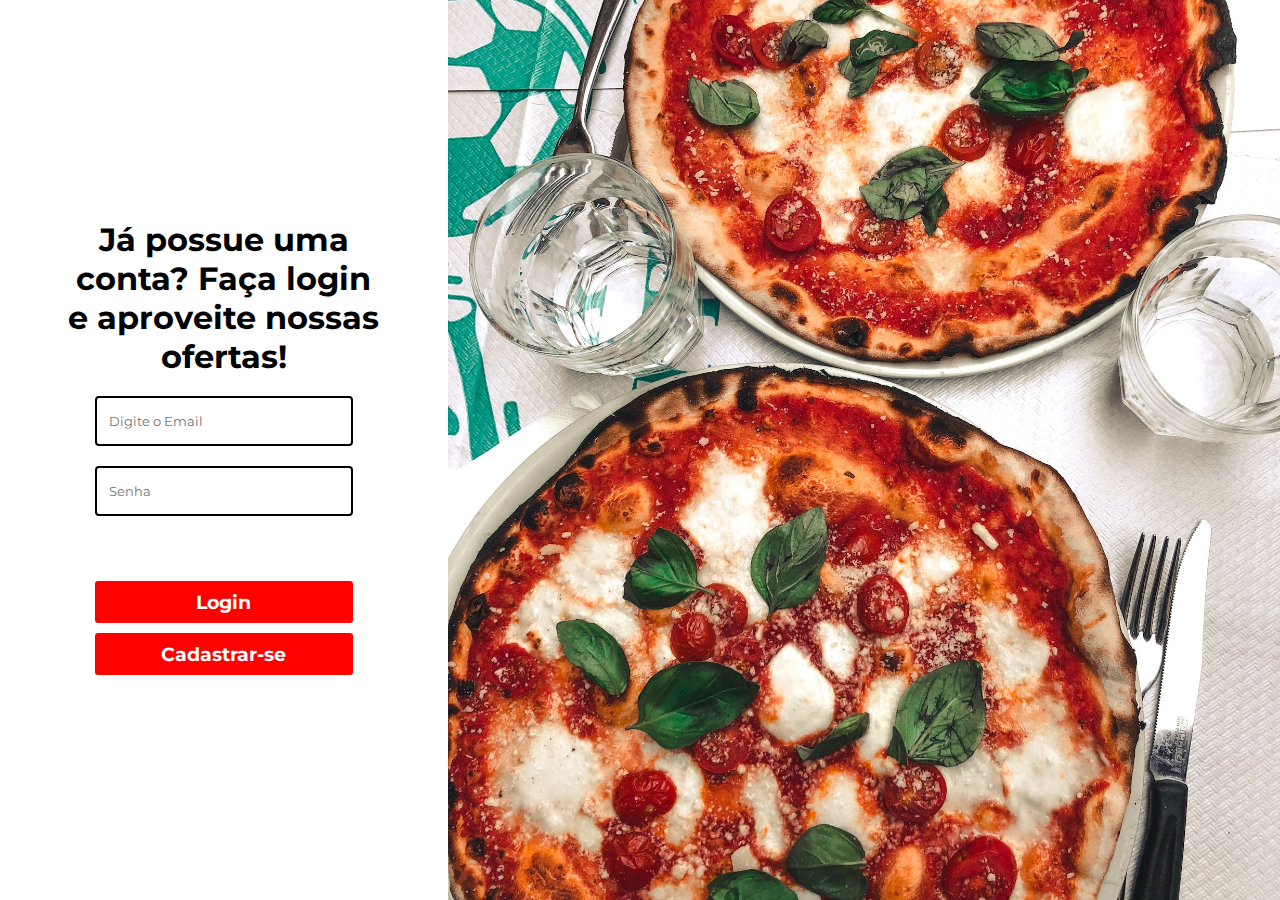
<file: pizzaria-datena/cadastro.php/index.html>
<!DOCTYPE html>
<html>
<head>
    <meta charset='utf-8'>
    <meta http-equiv='X-UA-Compatible' content='IE=edge'>
    <title>Inicio</title>
    <meta name='viewport' content='width=device-width, initial-scale=1'>
    <link rel='stylesheet' type='text/css' media='screen' href='css/main.css'>
    <script src="https://cdnjs.cloudflare.com/ajax/libs/jquery/3.4.1/jquery.min.js"></script>
    <!-- Externo -->
    <link href="https://fonts.googleapis.com/css?family=Montserrat&display=swap" rel="stylesheet">
</head>
<body onload="chamar_cad(), chamar_login()">
    <div class="main">
        <div class="esquerda" id="esquerda">
            <div class="tela_login">
                <div class="login">
                    <h1>Já possue uma conta? Faça login e aproveite nossas ofertas!</h1>
                    <div class="linha"></div>
                    <div class="campos">
                        <input type="email" placeholder="Digite o Email">
                        <input type="password" placeholder="Senha">
                    </div>
                    <div class="bt_login bt1">
                        <h3>Login</h3>
                    </div>
                    <div class="bt_login bt1" id="cad">
                        <h3>Cadastrar-se</h3>
                    </div>
                </div>
            </div>
        </div>
        <div class="img_direita" id="img_direita"></div>
        <div class="direita" id="direita">
            <div class="tela_cadastro">
                <div class="cadastro">
                    <h1>Cadastre-se e faça seu pedido na melhor pizzaria do Brasil</h1>
                    <div class="linha linha_cad"></div>
                    <form method="POST" action="cadastro.php" id="cadForm">
                        <div class="campos_cadastro">
                            <input type="email" name="email" placeholder="Digite o Email">
                            <input type="password" name="senha" placeholder="Senha">
                        </div>

                        <div class="bt_cadastrar" id="cadBtn">
                            <h3>Cadastrar-se</h3>
                        </div>
                    </form>
                    <div class="bt_login_cad" id="login">
                        <h3>Ou realize um login</h3>
                    </div>
                </div>
            </div>
        </div>
        <div class="img_esquerda" id="img_esquerda"></div>
    </div>

   
  
    <script src='js/main.js'></script>

    
    <script>

        $(document).ready(function() {
            $(".bt_login").click(function() {
                var email = $('input[type=email]').val();
                var senha = $('input[type=password]').val();
                console.log("Email: " + email + ", Senha: " + senha);
            });

            $(".bt_cadastrar").click(function() {
                var email = $('input[name=email]').val();
                var senha = $('input[name=senha]').val();
                console.log("Email: " + email + ", Senha: " + senha);
            });
        });
    </script>

    <!-- Script para o botão de cadastro -->
    <script> 
        document.getElementById('cadBtn').addEventListener('click', function() {
            // Aqui você pode adicionar a lógica para validar e enviar os dados do formulário.
            // Por exemplo:
            var form = document.getElementById('cadForm');
            if (form.checkValidity()) {
                form.submit();
                alert('Cadastro realizado com sucesso!');
                // Redireciona para a página principal após o cadastro
                window.location.href = 'index.php';
            } else {
                alert('Por favor, preencha todos os campos necessários.');
            }
        });
    </script>

</body>
</html>
</file>
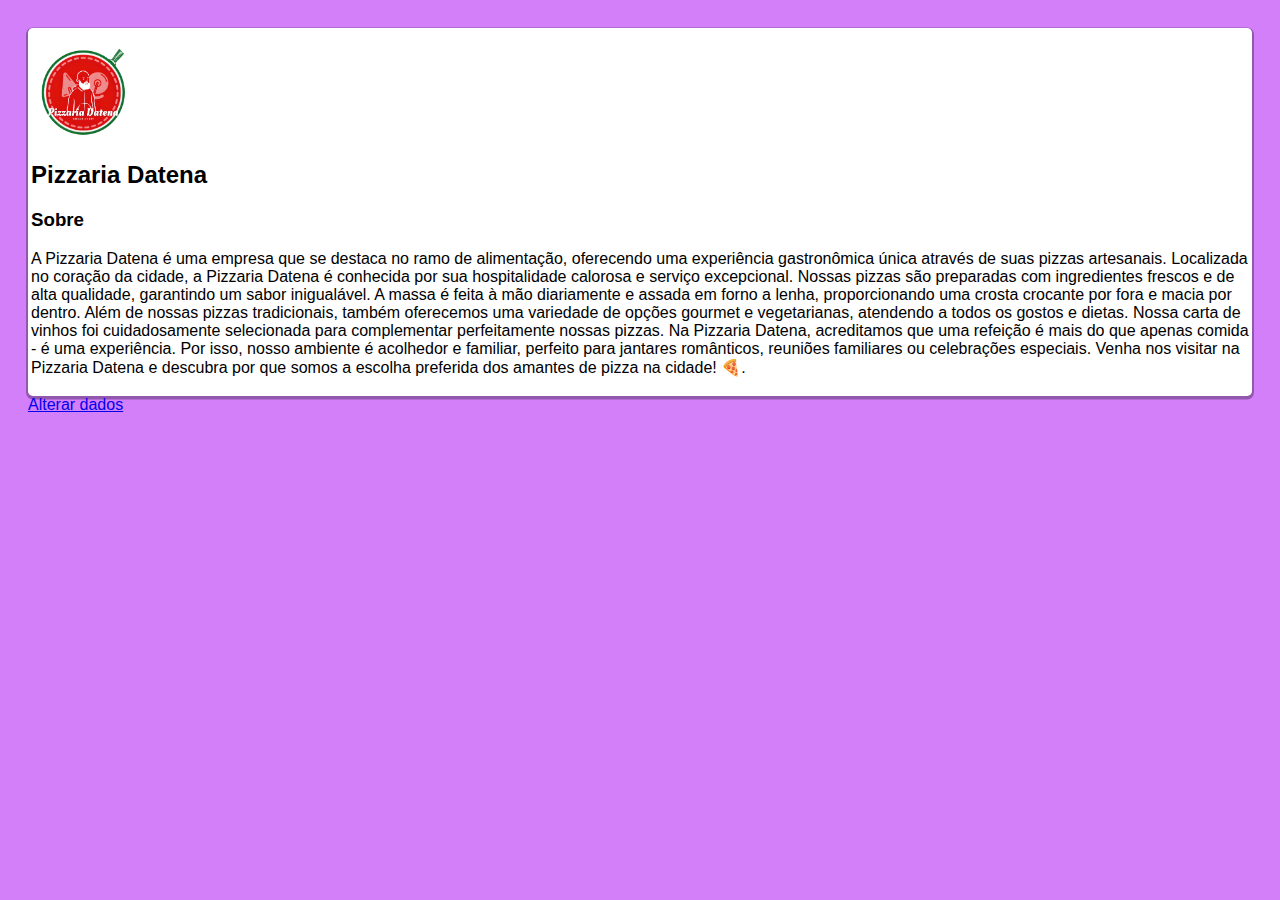
<file: pizzaria-datena/perfil.html/index.html>
<!DOCTYPE html>
<html lang="pt-BR">
<head>
    <meta charset="UTF-8">
    <meta http-equiv="X-UA-Compatible" content="IE=edge">
    <meta name="viewport" content="width=device-width, initial-scale=1.0">
    <title>Empresa</title>
    <link rel="stylesheet" href="css/style.css">
</head>
<body>
    <div class="card">
        <div class="topo">
            <div class="foto-perfil">
                <img src="arquivos/Logo-IBM.png" alt="">
            </div>
        </div>
        
            <div class="centro">
                <h2>Pizzaria Datena</h3>
                <h3>Sobre</h4>
                <p>A Pizzaria Datena é uma empresa que se destaca no ramo de alimentação, oferecendo uma experiência gastronômica única através de suas pizzas artesanais. Localizada no coração da cidade, a Pizzaria Datena é conhecida por sua hospitalidade calorosa e serviço excepcional.

Nossas pizzas são preparadas com ingredientes frescos e de alta qualidade, garantindo um sabor inigualável. A massa é feita à mão diariamente e assada em forno a lenha, proporcionando uma crosta crocante por fora e macia por dentro.

Além de nossas pizzas tradicionais, também oferecemos uma variedade de opções gourmet e vegetarianas, atendendo a todos os gostos e dietas. Nossa carta de vinhos foi cuidadosamente selecionada para complementar perfeitamente nossas pizzas.

Na Pizzaria Datena, acreditamos que uma refeição é mais do que apenas comida - é uma experiência. Por isso, nosso ambiente é acolhedor e familiar, perfeito para jantares românticos, reuniões familiares ou celebrações especiais.

Venha nos visitar na Pizzaria Datena e descubra por que somos a escolha preferida dos amantes de pizza na cidade! 🍕.</p>
        </div>
       
      
        </div>
            <a href="teste.html" class="botao">
                Alterar dados
            </a>
        </div>
    </div>
</body>
</html>
</file>
<file: pizzaria-datena/cadastro.php/css/main.css>
*{
    margin: 0;
    padding: 0;
    font-family: 'Montserrat', sans-serif;
    overflow: hidden;
}
.main{
    width: 100%;
    height: 100vh;
    display: flex;
    flex-direction: row;
    flex-wrap: wrap;
    align-content:flex-start;
    justify-content: center;
}
.esquerda{
    width: 35%;
    height: 100vh;
    background-color: white;
    display: flex;
    flex-direction: row;
    align-content: center;
    justify-content: center;
    align-items: center;
}
.direita{
    width: 35%;
    height: 100vh;
    background-color: white;
    display: none;
    order: 4;
    display: flex;
    flex-direction: row;
    align-content: center;
    justify-content: center;
    align-items: center;
}
.img_esquerda{
    width: 65%;
    height: 100vh;
    display: none;
    order: 3;
    background-image: url(../img/pexels-photo-5903101.jpeg);
    background-position: center;
    background-size: cover;
    background-repeat: no-repeat;
}
.img_direita{
    width: 65%;
    height: 100vh;
    background-image: url(../img/pexels-photo-2147491.jpeg);
    background-position: center;
    background-size: cover;
    background-repeat: no-repeat;
}
/*Tela de login*/
.tela_login{
    width: 100%;
    height: 550px;
    display: flex;
    flex-direction: row;
    align-content: center;
    justify-content: center;
    align-items: center;
}
.login{
    width: 72%;
    height: 500px;
    background-color: white;
    border-radius: 3px;     
    display: flex;
    flex-wrap: wrap;
    flex-direction: row;
    align-content: center;
    justify-content: space-around;
    align-items: center;
}
.login h1{
    text-align: center;
    order: 1;
    width: 100%;

}
.campos{
    order: 3;
    width: 80%;
    height: 200px;
    display: flex;
    flex-direction: row;
    flex-wrap: wrap;
    align-content: flex-start;
    justify-content: center;
}
.campos input{
    width: 90%;
    height: 46px;
    padding: 0 12px;
    border: 2px solid black;
    border-radius: 4px;
    outline: 0;
    transition: .2s;
    margin-top: 20px;
}
.campos input:focus{
    border-color: blue;
}
.bt_login{
    width: 80%;
    height: 42px;
    text-align: center;
    background-color: red;
    color: white;
    border-radius: 3px;
    order: 4;
    display: flex;
    align-content: center;
    justify-content: center;
    align-items: center;
    margin: 5px;
    cursor: pointer;

}
/* Tela de cadastro com estilo semelhante à tela de login */
.tela_cadastro {
    width: 100%;
    height: 550px;
    display: flex;
    flex-direction: row;
    align-content: center;
    justify-content: center;
    align-items: center;
}

.cadastro {
    width: 72%;
    height: 500px;
    background-color: white;
    border-radius: 3px;     
    display: flex;
    flex-wrap: wrap;
    flex-direction: row;
    align-content: center;
    justify-content: space-around;
    align-items: center;
}

.cadastro h1 {
    justify-content: center;
    order: 0;
    width: 200%;


}

.campos_cadastro {
    order: 3;
    width: 80%;
    height: 200px;
    display: flex;
    flex-direction: row;
    flex-wrap: wrap;
    align-content: flex-start;
    justify-content: center;
}

.campos_cadastro input {
    width: 90%;
    height: 46px;
    padding: 0 24px;
    border-radius: 10px #ddd;
    border-radius: 4px;
    outline: 0;
    transition: .2s;
    margin-top: 40px;
}

.campos_cadastro input:focus {
    border-color:blue;
}

.bt_cadastrar {
    width: 80%;
    height: 42px;
    text-align: center;
    background-color: red;
    color: white;
    border-radius: 10px;
    order: 4;
    display: flex;
    align-content: center;
    justify-content: center;
    align-items: center;
    margin: 10px;
    cursor: pointer;

}

.bt_login_cad {
    width: 40%;
    height: 42px;
    color: black;
    border-radius: 3px;
    order: 1;
    cursor: pointer;
}

.bt_login_cad h3 {
    width: 100%;
    font-size: 12px;
    position: relative;
    top: 40%;
    text-align: center;
    border-radius: 3px;
}
</file>
<file: pizzaria-datena/perfil.html/css/style.css>
body{
    background: rgb(166, 0, 243, 0.5);
    padding-left: 50px;
    padding: 20px;
    font-family: -apple-system, BlinkMacSystemFont, 'Segoe UI', Roboto, Oxygen, Ubuntu, Cantarell, 'Open Sans', 'Helvetica Neue', sans-serif;
    font-size: 16px;
}

.container{
    display: flex;
    justify-content: space-between;
}

.baixoesquerda, .baixodireita{
    border: red solid 0.1px;
    border-collapse: separate;
    padding: 0.5px;
}
.baixodireita a{
    text-decoration: none;
    font-size: 25px;
    padding: 25px;
}

.card{
    padding: 3px;
    border-radius: 5px;
    box-shadow: 0px 1.5px 0px 2px rgba(0, 0, 0, 0.3);
    text-justify: auto;
    background: white;
}

.topo{
    background: white;
    height: 100px;
    border-radius: 6px;
    background-color: white;
    display: flex;
    justify-content: flex-start;
    padding: 5px;
}

.foto-perfil{
    background-color: #fff;
    width: 100px;
    height: 100px;
    padding: 0px;
    border-radius: 50%;
    margin-top: 0px;
}

.foto-perfil img{
    background-color: #fff;
    width: 100px;
    height: 100px;
    border-radius: 100%;
    transition: .4a ease;
}

.foto-perfil:hover{
    transform: scale(1.15);
}
</file>
